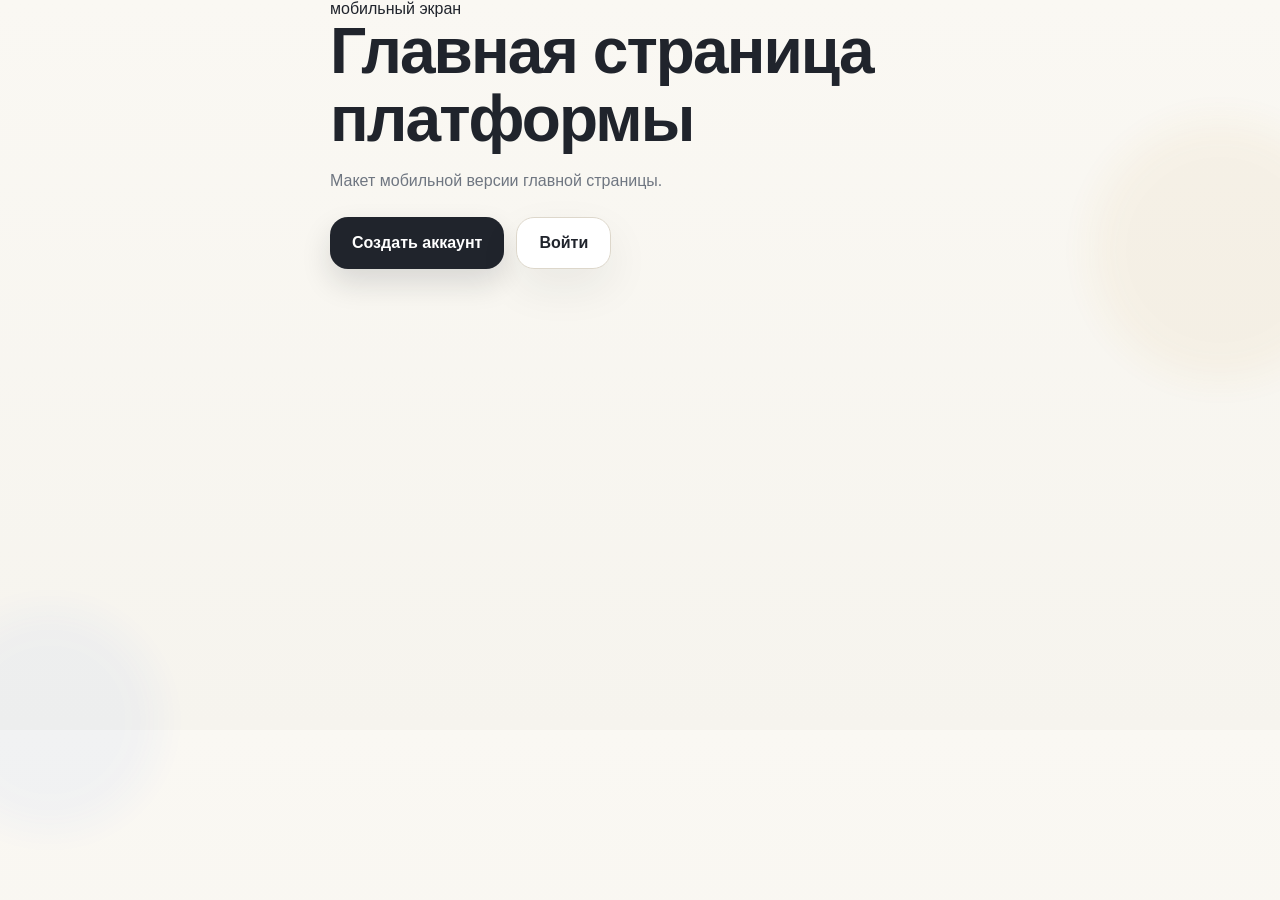
<file: korochkiVer/mobile/index.html>
<!doctype html><html lang="ru"><head><meta charset="UTF-8"><meta name="viewport" content="width=device-width,initial-scale=1.0"><title>Мобильная версия — главная</title><link rel="stylesheet" href="../assets/css/style.css"></head><body><main><section class="hero"><div class="narrow"><div class="hero-copy"><span class="badge">мобильный экран</span><h1>Главная страница платформы</h1><p>Макет мобильной версии главной страницы.</p><div class="hero-actions"><a class="btn btn-primary" href="#">Создать аккаунт</a><a class="btn btn-secondary" href="#">Войти</a></div></div></div></section></main></body></html>
</file>
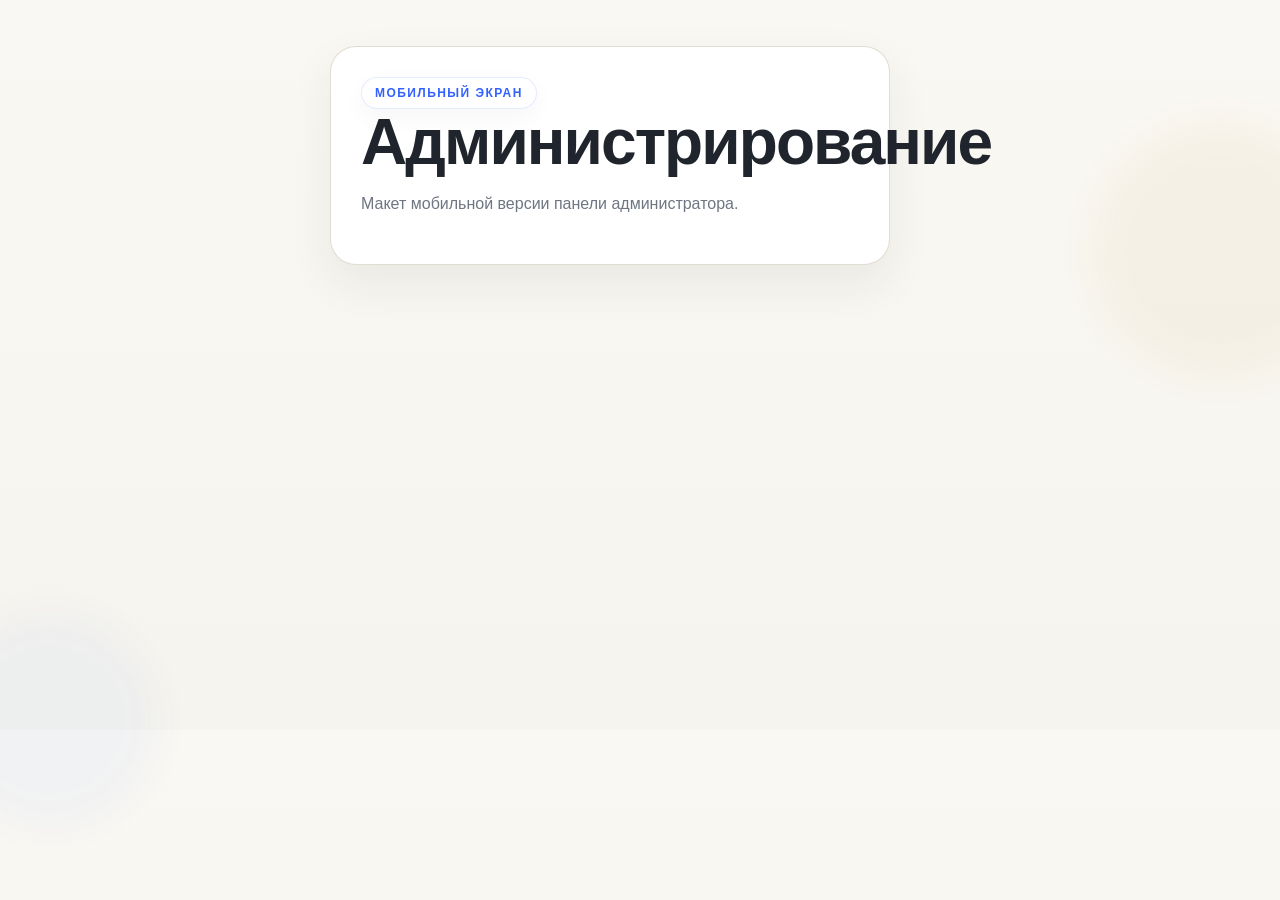
<file: korochkiVer/mobile/admin.html>
<!doctype html><html lang="ru"><head><meta charset="UTF-8"><meta name="viewport" content="width=device-width,initial-scale=1.0"><title>Мобильная версия — админ</title><link rel="stylesheet" href="../assets/css/style.css"></head><body><main class="section"><div class="narrow"><div class="form-card compact-card"><div class="kicker">мобильный экран</div><h1>Администрирование</h1><p>Макет мобильной версии панели администратора.</p></div></div></main></body></html>
</file>
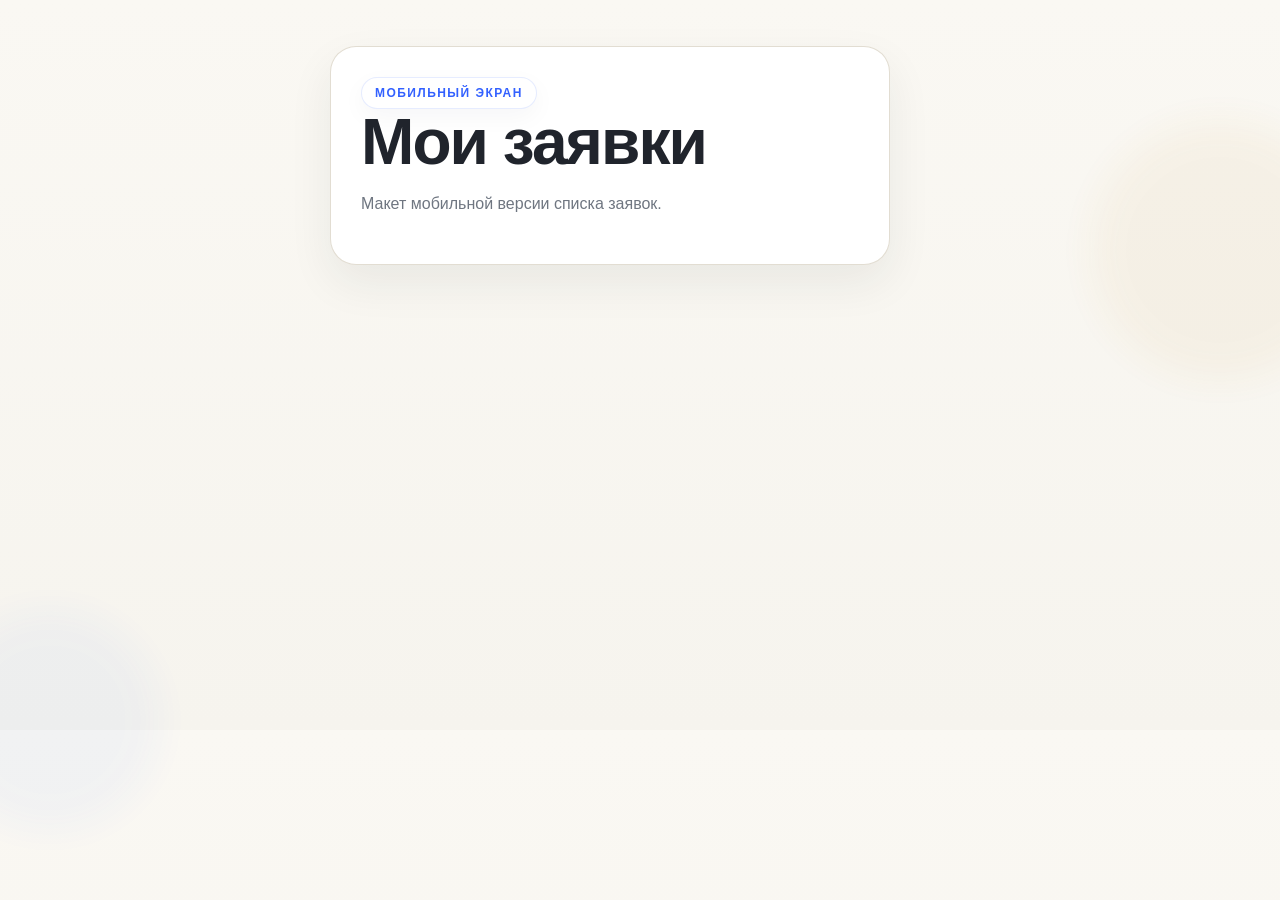
<file: korochkiVer/mobile/applications.html>
<!doctype html><html lang="ru"><head><meta charset="UTF-8"><meta name="viewport" content="width=device-width,initial-scale=1.0"><title>Мобильная версия — мои заявки</title><link rel="stylesheet" href="../assets/css/style.css"></head><body><main class="section"><div class="narrow"><div class="form-card compact-card"><div class="kicker">мобильный экран</div><h1>Мои заявки</h1><p>Макет мобильной версии списка заявок.</p></div></div></main></body></html>
</file>
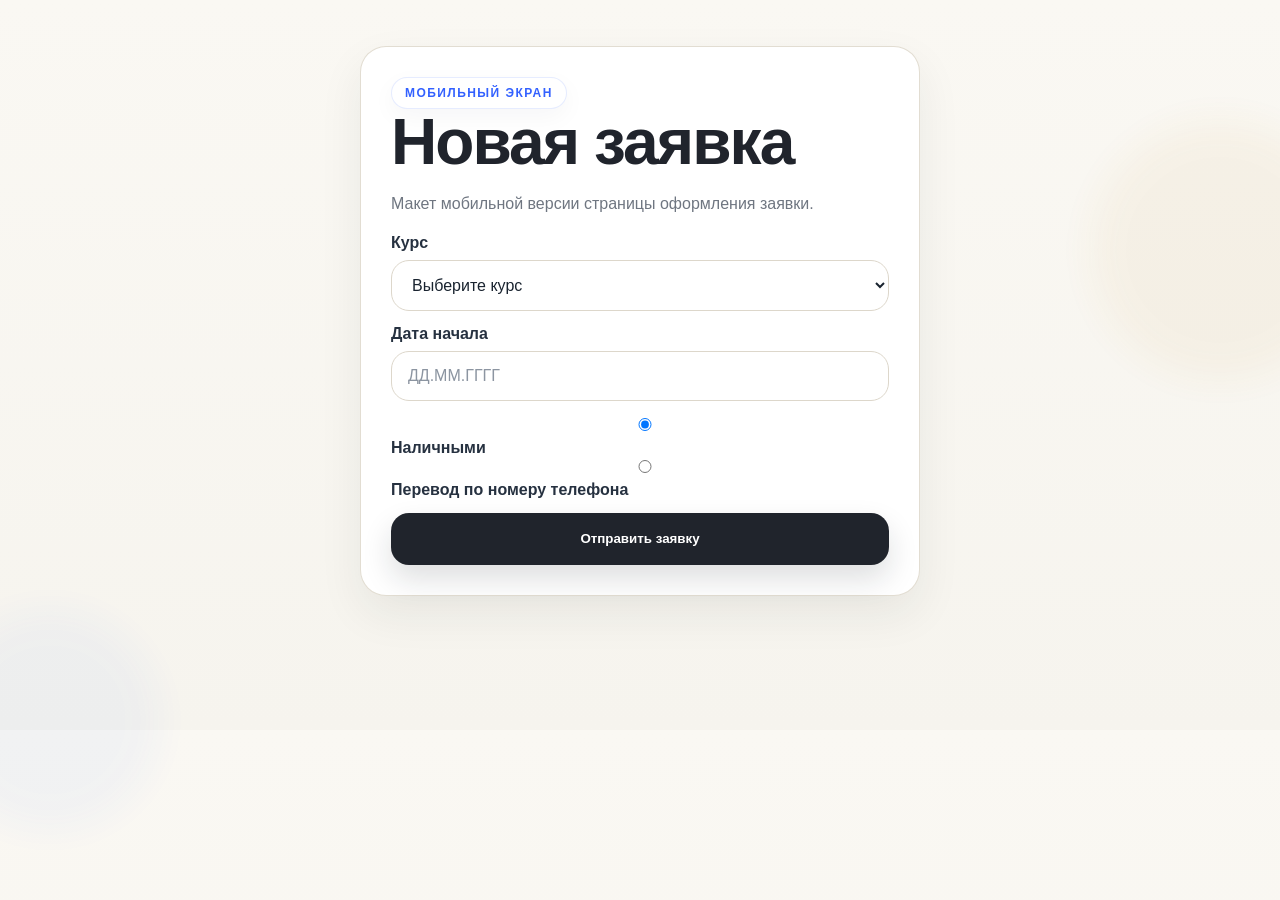
<file: korochkiVer/mobile/create_application.html>
<!doctype html><html lang="ru"><head><meta charset="UTF-8"><meta name="viewport" content="width=device-width,initial-scale=1.0"><title>Мобильная версия — заявка</title><link rel="stylesheet" href="../assets/css/style.css"></head><body><main class="section auth-section"><div class="narrow compact-wrap"><div class="form-card compact-card"><div class="kicker">мобильный экран</div><h1>Новая заявка</h1><p>Макет мобильной версии страницы оформления заявки.</p><form><label>Курс<select><option>Выберите курс</option></select></label><label>Дата начала<input type="text" placeholder="ДД.ММ.ГГГГ"></label><div class="radio-group"><label class="radio"><input type="radio" checked> Наличными</label><label class="radio"><input type="radio"> Перевод по номеру телефона</label></div><button class="btn btn-primary full" type="button">Отправить заявку</button></form></div></div></main></body></html>
</file>
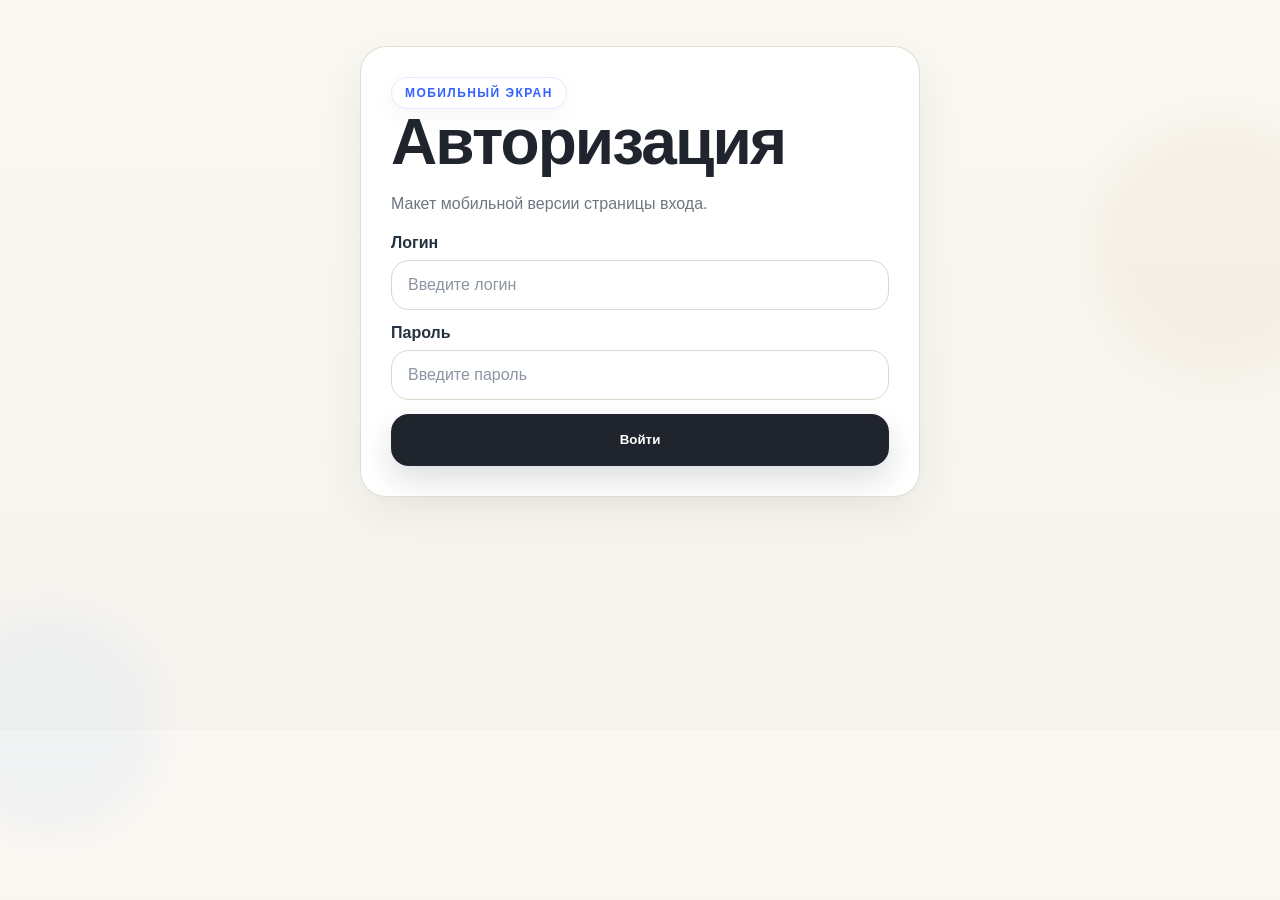
<file: korochkiVer/mobile/login.html>
<!doctype html><html lang="ru"><head><meta charset="UTF-8"><meta name="viewport" content="width=device-width,initial-scale=1.0"><title>Мобильная версия — вход</title><link rel="stylesheet" href="../assets/css/style.css"></head><body><main class="section auth-section"><div class="narrow compact-wrap"><div class="form-card compact-card"><div class="kicker">мобильный экран</div><h1>Авторизация</h1><p>Макет мобильной версии страницы входа.</p><form><label>Логин<input type="text" placeholder="Введите логин"></label><label>Пароль<input type="password" placeholder="Введите пароль"></label><button class="btn btn-primary full" type="button">Войти</button></form></div></div></main></body></html>
</file>
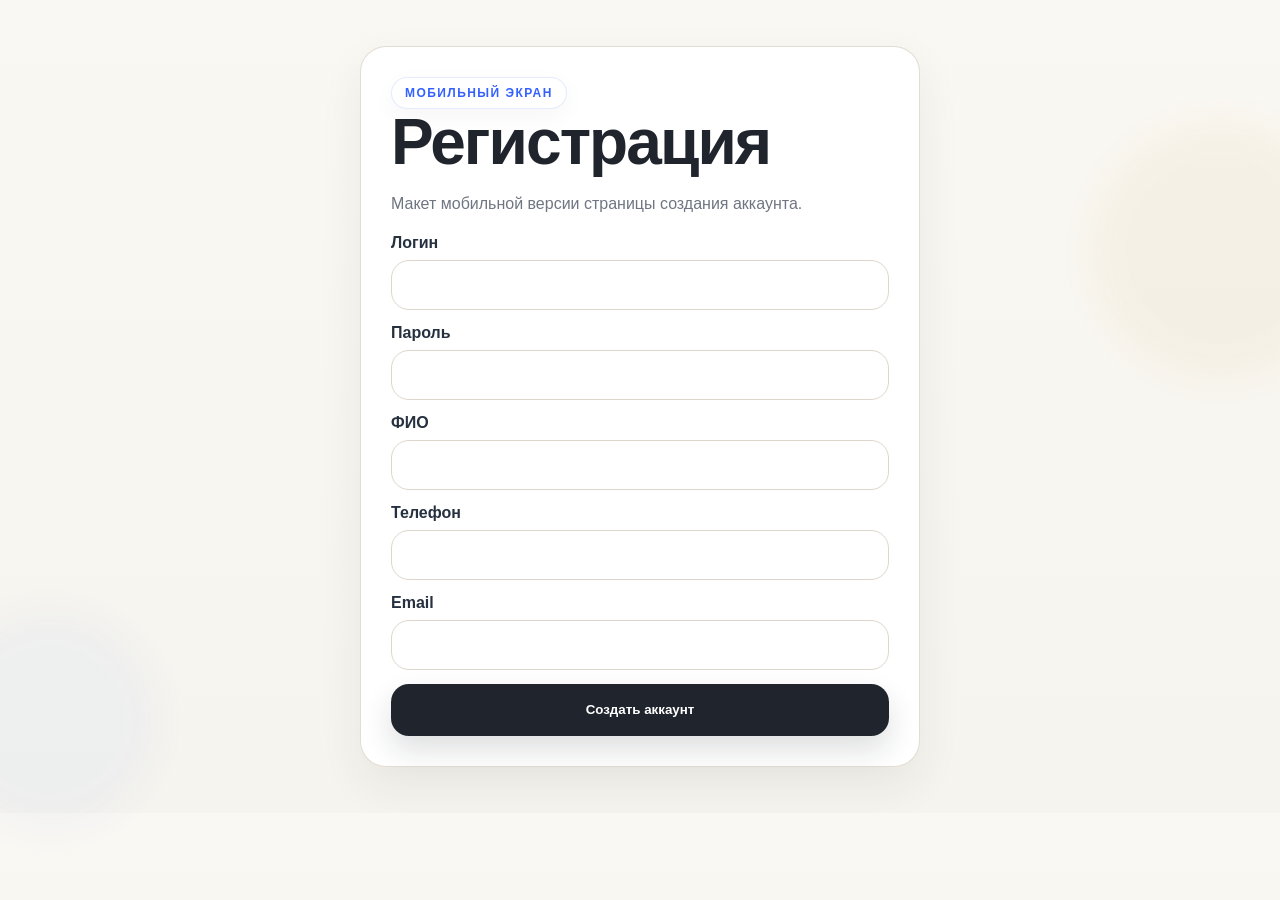
<file: korochkiVer/mobile/register.html>
<!doctype html><html lang="ru"><head><meta charset="UTF-8"><meta name="viewport" content="width=device-width,initial-scale=1.0"><title>Мобильная версия — регистрация</title><link rel="stylesheet" href="../assets/css/style.css"></head><body><main class="section auth-section"><div class="narrow compact-wrap"><div class="form-card compact-card"><div class="kicker">мобильный экран</div><h1>Регистрация</h1><p>Макет мобильной версии страницы создания аккаунта.</p><form><label>Логин<input type="text"></label><label>Пароль<input type="password"></label><label>ФИО<input type="text"></label><label>Телефон<input type="text"></label><label>Email<input type="email"></label><button class="btn btn-primary full" type="button">Создать аккаунт</button></form></div></div></main></body></html>
</file>
<file: korochkiVer/assets/css/style.css>
:root{
  --bg:#f7f6f2;
  --bg-soft:#f1eee8;
  --panel:#ffffff;
  --panel-alt:#fcfbf8;
  --text:#20242c;
  --muted:#6f7681;
  --line:#ddd7cb;
  --accent:#3361ff;
  --accent-2:#2247c9;
  --accent-soft:rgba(51,97,255,.08);
  --gold:#c68a2d;
  --shadow:0 18px 45px rgba(34,38,46,.07);
  --radius:26px;
}
*{box-sizing:border-box}
html,body{margin:0;padding:0}
body{font-family:Inter,Arial,Helvetica,sans-serif;background:linear-gradient(180deg,#faf8f3 0%,#f6f4ee 100%);color:var(--text)}
a{text-decoration:none;color:inherit}img{max-width:100%;display:block}
main{min-height:calc(100vh - 170px);position:relative;overflow:hidden}
main::before,main::after{content:'';position:fixed;border-radius:50%;pointer-events:none;z-index:-1;opacity:.45;filter:blur(18px)}
main::before{width:260px;height:260px;right:-70px;top:120px;background:rgba(198,138,45,.12);animation:orbOne 13s ease-in-out infinite}
main::after{width:220px;height:220px;left:-60px;bottom:70px;background:rgba(51,97,255,.09);animation:orbTwo 16s ease-in-out infinite}
@keyframes orbOne{0%,100%{transform:translateY(0)}50%{transform:translateY(-18px)}}
@keyframes orbTwo{0%,100%{transform:translateY(0)}50%{transform:translateY(16px)}}
.container{width:min(1180px,calc(100% - 40px));margin:0 auto}
.narrow{width:min(620px,calc(100% - 40px));margin:0 auto}
h1,h2,h3{margin:0 0 14px;line-height:1.06;letter-spacing:-.03em}
h1{font-size:clamp(38px,5vw,72px)}h2{font-size:clamp(30px,3.4vw,50px)}h3{font-size:clamp(20px,2vw,28px)}
p{margin:0 0 16px;color:var(--muted);line-height:1.68}
.section{padding:46px 0}.section-deep{padding:34px 0 22px}
.kicker,.eyebrow{display:inline-flex;align-items:center;gap:8px;padding:8px 13px;border-radius:999px;background:var(--panel);border:1px solid rgba(51,97,255,.12);box-shadow:0 8px 24px rgba(34,38,46,.04);font-size:12px;font-weight:800;letter-spacing:.12em;text-transform:uppercase;color:var(--accent)}
.site-header{position:sticky;top:0;z-index:30;background:rgba(250,248,243,.84);backdrop-filter:blur(14px);border-bottom:1px solid rgba(221,215,203,.7)}
.nav-wrap{display:flex;align-items:center;justify-content:space-between;gap:18px;min-height:82px}
.brand{display:flex;align-items:center;gap:12px;font-weight:900;font-size:18px}.brand img{width:42px;height:42px;border-radius:14px;padding:6px;background:#fff;border:1px solid var(--line)}
.nav{display:flex;align-items:center;gap:10px;flex-wrap:wrap}.nav a{padding:11px 14px;border-radius:999px;font-weight:700;color:#2a313a;transition:.2s ease}.nav a:hover{background:#fff;box-shadow:var(--shadow)}
.burger{display:none;background:#fff;border:1px solid var(--line);width:48px;height:48px;border-radius:14px;padding:0;cursor:pointer}.burger span{display:block;width:20px;height:2px;background:#22303d;margin:5px auto}
.flash-stack{display:grid;gap:12px;margin-top:18px}.flash{padding:15px 18px;border-radius:18px;background:#fff;border:1px solid var(--line);box-shadow:var(--shadow);font-weight:700}.flash-success{background:rgba(41,161,92,.09);border-color:rgba(41,161,92,.2)}.flash-error{background:rgba(216,75,94,.09);border-color:rgba(216,75,94,.2)}

.btn{display:inline-flex;align-items:center;justify-content:center;min-height:52px;padding:0 22px;border-radius:18px;border:0;cursor:pointer;font-weight:800;transition:.22s ease}.btn:hover{transform:translateY(-2px)}.btn-primary{background:var(--text);color:#fff;box-shadow:0 14px 30px rgba(20,26,35,.14)}.btn-primary:hover{background:#111722}.btn-secondary{background:#fff;color:var(--text);border:1px solid var(--line);box-shadow:var(--shadow)}.btn.full{width:100%}

.portal-hero-grid{display:grid;grid-template-columns:1.06fr .94fr;gap:22px;align-items:start}
.hero-single{grid-template-columns:1fr}
.hero-lead-wide{max-width:none}
.hero-summary-grid{display:grid;grid-template-columns:1fr 1fr;gap:12px;margin:10px 0 22px}
.hero-lead,.hero-side,.program-tile,.process-content,.process-image,.media-copy,.slider-shell,.ribbon-card,.form-card,.cabinet-card,.ledger-row,.filters-shell,.signal-item{background:rgba(255,255,255,.8);border:1px solid rgba(221,215,203,.85);border-radius:var(--radius);box-shadow:var(--shadow)}
.hero-lead{padding:34px;position:relative;overflow:hidden}
.hero-lead::after{content:'';position:absolute;right:-30px;top:-30px;width:180px;height:180px;border-radius:50%;background:radial-gradient(circle,rgba(51,97,255,.12) 0,rgba(51,97,255,0) 70%)}
.hero-actions{display:flex;gap:12px;flex-wrap:wrap;margin:22px 0}
.quick-points{display:grid;gap:12px;margin-top:20px}.quick-points div{display:grid;grid-template-columns:62px 1fr;gap:12px;align-items:start;padding:14px 0;border-top:1px solid var(--line)}.quick-points div:first-child{padding-top:0;border-top:0}.quick-points strong{display:inline-flex;align-items:center;justify-content:center;width:46px;height:46px;border-radius:14px;background:var(--bg-soft);font-size:16px}
.hero-side{padding:18px}.hero-photo-card{position:relative;overflow:hidden;border-radius:22px;min-height:340px}.hero-photo-card img{width:100%;height:340px;object-fit:cover}.hero-note{position:absolute;left:16px;bottom:16px;right:16px;padding:16px 18px;border-radius:20px;background:rgba(255,255,255,.88);backdrop-filter:blur(10px)}.hero-note span{display:block;font-size:12px;text-transform:uppercase;letter-spacing:.12em;color:var(--accent);font-weight:800;margin-bottom:6px}.hero-note strong{font-size:22px;line-height:1.2}
.hero-side-grid{display:grid;grid-template-columns:1fr 1fr;gap:12px;margin-top:12px}.metric-card{padding:16px 18px;background:#fff;border:1px solid var(--line);border-radius:20px}.metric-card.wide{grid-column:1/-1}.metric-card span,.signal-item span,.program-top span,.queue-id,.cabinet-id,.ledger-grid span,.benefit-stack span,.metrics-inline span{display:block;font-size:12px;font-weight:800;letter-spacing:.12em;text-transform:uppercase;color:#6d7e96;margin-bottom:8px}.metric-card strong{font-size:20px;line-height:1.35}
.micro-orbit{animation:orbital 7s ease-in-out infinite}.micro-sway{animation:sway 6.5s ease-in-out infinite}@keyframes orbital{0%,100%{transform:translateY(0)}50%{transform:translateY(-7px)}}@keyframes sway{0%,100%{transform:rotate(0)}50%{transform:rotate(-.7deg)}}

.signal-strip{padding:6px 0 10px}.signal-grid{display:grid;grid-template-columns:repeat(3,1fr);gap:14px}.signal-item{padding:20px 22px}.signal-item strong{font-size:20px;line-height:1.32}
.section-head{display:grid;grid-template-columns:1fr auto;gap:18px;align-items:end;margin-bottom:24px}.section-head p{max-width:520px}
.program-wall{display:grid;grid-template-columns:repeat(3,minmax(0,1fr));gap:20px;align-items:stretch}.program-tile{overflow:hidden;display:flex;flex-direction:column;min-height:100%;width:100%;min-width:0}.program-media{aspect-ratio:16/10;overflow:hidden;background:#ece7de;border-bottom:1px solid var(--line)}.program-media img{width:100%;height:100%;object-fit:cover;transition:.35s ease}.program-tile:hover .program-media img{transform:scale(1.04)}.program-body{padding:22px;display:flex;flex-direction:column;flex:1;min-width:0}.program-top{display:flex;align-items:flex-start;justify-content:space-between;gap:12px;margin-bottom:12px}.program-top strong{font-size:20px;white-space:nowrap}.program-body h3{font-size:28px;line-height:1.12;margin-bottom:10px;word-break:break-word}.program-body p{flex:1;margin-bottom:18px}.chip{display:inline-flex;padding:8px 11px;border-radius:999px;font-size:12px;font-weight:800}.chip-soft{background:var(--accent-soft);color:var(--accent)}
.text-link{display:inline-flex;align-items:center;gap:8px;margin-top:6px;color:var(--accent);font-weight:800}.text-link::after{content:'→';transition:.2s ease}.text-link:hover::after{transform:translateX(4px)}

.process-zone{padding-top:26px}.process-grid{display:grid;grid-template-columns:.95fr 1.05fr;gap:18px}.process-image{overflow:hidden;min-height:100%}.process-image img{width:100%;height:100%;min-height:540px;object-fit:cover}.process-content{padding:30px}.step-band{display:grid;gap:14px;margin-top:22px}.step-band article{padding:18px;border-radius:22px;background:var(--panel-alt);border:1px solid var(--line)}.step-band strong{display:inline-flex;align-items:center;justify-content:center;width:44px;height:44px;border-radius:14px;background:#fff;border:1px solid var(--line);margin-bottom:12px}

.media-stage-head{display:grid;grid-template-columns:1fr auto;gap:18px;align-items:end;margin-bottom:18px}.media-stage-head p{max-width:520px}.media-stage-grid{display:grid;grid-template-columns:.78fr 1.22fr;gap:18px;align-items:start}.media-copy{padding:28px;position:relative;overflow:hidden}.media-copy blockquote{margin:0 0 20px;font-size:clamp(24px,3vw,36px);line-height:1.24;letter-spacing:-.03em}.benefit-stack{display:grid;gap:12px}.benefit-stack div{padding:16px;border-radius:20px;background:var(--panel-alt);border:1px solid var(--line)}
.slider-shell{padding:18px}.slider-portal{position:relative;overflow:hidden;border-radius:24px;background:#eae3d7;min-height:520px}.slides{position:relative;min-height:520px}.slides img{position:absolute;inset:0;width:100%;height:100%;object-fit:cover;opacity:0;transition:opacity .45s ease}.slides img.active{opacity:1}.slider-btn{position:absolute;right:14px;bottom:14px;width:48px;height:48px;border-radius:50%;border:1px solid rgba(255,255,255,.95);background:rgba(255,255,255,.88);font-size:18px;cursor:pointer;transition:.2s ease}.slider-btn.prev{right:68px}.slider-btn:hover{transform:translateY(-2px);background:#fff}

.photo-carousel-shell{background:rgba(255,255,255,.82);border:1px solid rgba(221,215,203,.85);border-radius:var(--radius);box-shadow:var(--shadow);padding:18px}
.photo-carousel{position:relative;overflow:hidden;border-radius:24px;background:#eae3d7}
.photo-slides,.photo-slides img{min-height:430px}.photo-carousel-bar{display:flex;align-items:center;justify-content:space-between;gap:14px;padding:16px 18px;background:rgba(255,255,255,.92);border-top:1px solid var(--line)}
.photo-carousel-copy span{display:block;font-size:12px;font-weight:800;letter-spacing:.12em;text-transform:uppercase;color:var(--accent);margin-bottom:6px}.photo-carousel-copy strong{font-size:20px;line-height:1.3}.photo-carousel-bar .slider-btn{position:static;flex:0 0 48px}

.feature-ribbon{display:grid;grid-template-columns:repeat(3,1fr);gap:18px}.ribbon-card{padding:24px;position:relative;overflow:hidden}.ribbon-card::after{content:'';position:absolute;right:-18px;bottom:-18px;width:90px;height:90px;border-radius:28px;background:rgba(51,97,255,.06)}.accent-card{background:linear-gradient(180deg,#fff 0,#f7f9ff 100%)}

.auth-shell{padding-top:34px}.compact-wrap{display:flex;justify-content:center}.form-card{padding:30px}.compact-card{width:100%;max-width:560px;background:#fff}
form{display:grid;gap:14px}label{display:grid;gap:8px;font-weight:800;color:#263140}input,select,textarea{width:100%;padding:15px 16px;border-radius:18px;border:1px solid var(--line);background:#fff;color:#1a2430;font-size:16px;outline:none;transition:.2s ease}input::placeholder,textarea::placeholder{color:#8c95a1}input:focus,select:focus,textarea:focus{border-color:#a9baf8;box-shadow:0 0 0 4px rgba(51,97,255,.10)}textarea{min-height:110px;resize:vertical}.error{min-height:18px;color:#cc4c5f;font-weight:500}.switch-link{text-align:center;margin-top:16px}.switch-link a{color:var(--accent);font-weight:800}.radio-grid{display:grid;grid-template-columns:1fr 1fr;gap:12px}.option-box{display:flex;align-items:center;gap:12px;padding:16px;border-radius:18px;border:1px solid var(--line);background:var(--panel-alt);cursor:pointer}.option-box input{width:auto;accent-color:var(--accent)}.option-box span{font-weight:700}

.cabinet-stack,.admin-ledger{display:grid;gap:18px}.cabinet-card{padding:24px}.cabinet-head,.ledger-main{display:flex;justify-content:space-between;gap:16px;align-items:start;margin-bottom:18px}.cabinet-meta,.ledger-grid{display:grid;grid-template-columns:repeat(2,minmax(0,1fr));gap:12px 16px;margin-bottom:18px}.cabinet-meta div,.ledger-grid div,.review-panel,.benefit-stack div{padding:15px 16px;border-radius:18px;background:var(--panel-alt);border:1px solid var(--line)}.cabinet-meta strong,.ledger-grid strong{font-size:15px;line-height:1.5}.review-panel p{margin:0}.review-form{gap:12px}
.status{display:inline-flex;align-items:center;padding:9px 12px;border-radius:999px;font-weight:800}.status-new{background:rgba(198,138,45,.14);color:#9b6615}.status-in_progress{background:rgba(51,97,255,.12);color:#2751d4}.status-completed{background:rgba(41,161,92,.12);color:#178550}.status-approved{background:rgba(51,97,255,.12);color:#2751d4}.status-rejected{background:rgba(216,75,94,.12);color:#b23c4d}
.filters{display:grid;grid-template-columns:1.4fr .8fr auto;gap:12px;margin-bottom:22px}.filters-shell{padding:18px}.metrics-inline{display:flex;gap:12px;flex-wrap:wrap}.metrics-inline div{padding:12px 16px;border-radius:16px;background:#fff;border:1px solid var(--line);min-width:120px;box-shadow:var(--shadow)}.metrics-inline strong{font-size:24px}
.ledger-row{padding:22px 24px;position:relative;overflow:hidden}.ledger-row::before{content:'';position:absolute;left:0;top:0;bottom:0;width:6px;background:linear-gradient(180deg,var(--accent),#7ca0ff)}.ledger-actions{display:grid;grid-template-columns:1fr auto;gap:12px;align-items:center}.empty-state::before{display:none}
.pagination{display:flex;justify-content:center;gap:8px;margin-top:24px;flex-wrap:wrap}.page-link{display:inline-flex;align-items:center;justify-content:center;width:44px;height:44px;border-radius:14px;background:#fff;border:1px solid var(--line);font-weight:800}.page-link.active{background:var(--text);color:#fff;border-color:var(--text)}
.site-footer{margin-top:24px;padding:34px 0 44px;border-top:1px solid var(--line);background:rgba(255,255,255,.5)}.footer-grid{display:grid;grid-template-columns:1fr auto;gap:24px;align-items:start}.footer-grid p{max-width:580px}
.reveal{opacity:0;transform:translateY(22px);transition:opacity .55s ease,transform .55s ease}.reveal.show{opacity:1;transform:translateY(0)}

@media (max-width:1080px){
  .portal-hero-grid,.process-grid,.media-stage-grid,.feature-ribbon,.signal-grid,.section-head,.footer-grid,.hero-summary-grid{grid-template-columns:1fr}
  .program-wall{grid-template-columns:repeat(2,minmax(0,1fr))}
  .hero-side-grid,.cabinet-meta,.ledger-grid,.filters{grid-template-columns:1fr}
  .program-tile:first-child{grid-row:auto}
  .process-image img{min-height:340px}
  .ledger-actions{grid-template-columns:1fr}
  .nav{position:fixed;top:82px;left:16px;right:16px;display:none;flex-direction:column;padding:14px;border-radius:22px;background:rgba(255,255,255,.98);border:1px solid var(--line);box-shadow:var(--shadow)}
  .nav.open{display:flex}
  .burger{display:block}
}
@media (max-width:740px){
  .container,.narrow{width:min(100% - 24px,620px)}
  .program-wall{grid-template-columns:1fr}
  .photo-slides,.photo-slides img{min-height:300px}
  .photo-carousel-bar{flex-wrap:wrap;justify-content:center;text-align:center}
  .hero-actions .btn,.btn.full{width:100%}
  .radio-grid{grid-template-columns:1fr}
  .cabinet-head,.ledger-main,.media-stage-head{display:block}
  .slider-portal,.slides{min-height:360px}
  .quick-points div{grid-template-columns:48px 1fr}
  h1{font-size:clamp(34px,10vw,52px)}
}
@media (max-width:500px){
  .compact-card{max-width:100%;padding:24px 18px}
  .auth-shell .narrow{width:min(100% - 24px,560px)}
  .hero-lead,.hero-side,.process-content,.media-copy,.slider-shell,.ribbon-card,.signal-item,.cabinet-card,.ledger-row,.filters-shell,.form-card,.program-body{padding-left:18px;padding-right:18px}
  .hero-photo-card img{height:280px}
}
</file>
